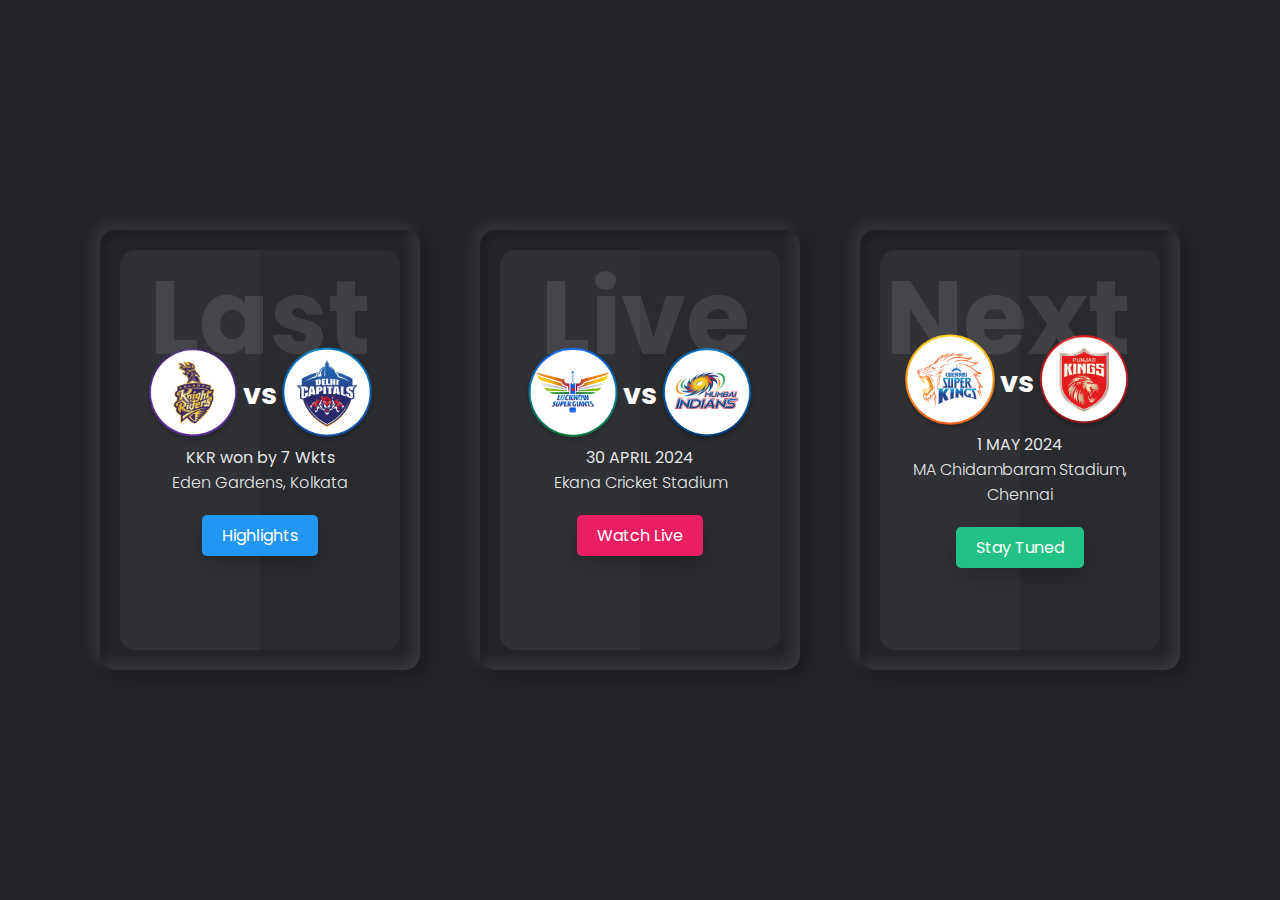
<file: index.html>
<!DOCTYPE html>
<html lang="en">
<head>
  <meta charset="UTF-8">
  <meta name="viewport" content="width=device-width, initial-scale=1.0">
  <link rel="icon" type="image/svg+xml" href="https://wallpaperaccess.in/public/uploads/preview/tata-ipl-2022-logo-png-images-z.png">
  <link rel="stylesheet" href="styles.css">
  <title>Live IPL 2024 Streaming</title>
</head>
<body>
  <div class="container">
    <div class="card">
      <div class="box">
        <div class="content">
          <h2>Last</h2>
          <div style="display: flex; align-items: center;">
            <img src="logos/KKR.png" alt="Team 1" style="width: 100px; height: auto;">
            <h3 style="margin: 0;">vs</h3>
            <img src="logos/DC.png" alt="Team 2" style="width: 100px; height: auto;">
        </div>                          
          <p><b>KKR won by 7 Wkts</b><br>Eden Gardens, Kolkata</p>
          <a href="live/index.html">Highlights</a>
        </div>
      </div>
    </div>
    <div class="card">
      <div class="box">
        <div class="content">
          <h2>Live</h2>
          <div style="display: flex; align-items: center;">
            <img src="logos/LSG.png" alt="Team 1" style="width: 100px; height: auto;">
            <h3 style="margin: 0;">vs</h3>
            <img src="logos/MI.png" alt="Team 2" style="width: 100px; height: auto;">
        </div> 
          <p><b>30 APRIL 2024</b><br> Ekana Cricket Stadium</p>
          <a href="live/index.html">Watch Live</a>
        </div>
      </div>
    </div>

    <div class="card">
      <div class="box">
        <div class="content">
          <h2>Next</h2>
          <div style="display: flex; align-items: center;">
            <img src="logos/CSK.png" alt="Team 1" style="width: 100px; height: auto;">
            <h3 style="margin: 0;">vs</h3>
            <img src="logos/PBKS.png" alt="Team 2" style="width: 100px; height: auto;">
        </div>  
        <p><b>1 MAY 2024</b><br>MA Chidambaram Stadium, Chennai</p>
          <a href="#">Stay Tuned</a>
        </div>
      </div>
    </div>
  </div>
  <script src="script.js"></script>
</body>
</html>
</file>
<file: styles.css>
@import url("https://fonts.googleapis.com/css2?family=Poppins:wght@300;400;500;700;800&display=swap");
* {
  margin: 0;
  padding: 0;
  box-sizing: border-box;
  font-family: "Poppins", sans-serif;
}

body {
  display: flex;
  justify-content: center;
  align-items: center;
  flex-wrap: wrap;
  min-height: 100vh;
  background: #232427;
}

body .container {
  display: flex;
  justify-content: center;
  align-items: center;
  flex-wrap: wrap;
  max-width: 1200px;
  margin: 40px 0;
}

body .container .card {
  position: relative;
  min-width: 320px;
  height: 440px;
  box-shadow: inset 5px 5px 5px rgba(0, 0, 0, 0.2),
    inset -5px -5px 15px rgba(255, 255, 255, 0.1),
    5px 5px 15px rgba(0, 0, 0, 0.3), -5px -5px 15px rgba(255, 255, 255, 0.1);
  border-radius: 15px;
  margin: 30px;
  transition: 0.5s;
}

body .container .card:nth-child(1) .box .content a {
  background: #2196f3;
}

body .container .card:nth-child(2) .box .content a {
  background: #e91e63;
}

body .container .card:nth-child(3) .box .content a {
  background: #23c186;
}

body .container .card .box {
  position: absolute;
  top: 20px;
  left: 20px;
  right: 20px;
  bottom: 20px;
  background: #2a2b2f;
  border-radius: 15px;
  display: flex;
  justify-content: center;
  align-items: center;
  overflow: hidden;
  transition: 0.5s;
}

body .container .card .box:hover {
  transform: translateY(-50px);
}

body .container .card .box:before {
  content: "";
  position: absolute;
  top: 0;
  left: 0;
  width: 50%;
  height: 100%;
  background: rgba(255, 255, 255, 0.03);
}

body .container .card .box .content {
  padding: 20px;
  text-align: center;
}

body .container .card .box .content h2 {
  position: absolute;
  top: -10px;
  right: 30px;
  font-size: 6.5rem;
  color: rgba(255, 255, 255, 0.1);
}

body .container .card .box .content h3 {
  font-size: 1.8rem;
  color: #fff;
  z-index: 1;
  transition: 0.5s;
  margin-bottom: 15px;
}

body .container .card .box .content p {
  font-size: 1rem;
  font-weight: 300;
  color: rgba(255, 255, 255, 0.9);
  z-index: 1;
  transition: 0.5s;
}

body .container .card .box .content a {
  position: relative;
  display: inline-block;
  padding: 8px 20px;
  background: black;
  border-radius: 5px;
  text-decoration: none;
  color: white;
  margin-top: 20px;
  box-shadow: 0 10px 20px rgba(0, 0, 0, 0.2);
  transition: 0.5s;
}
body .container .card .box .content a:hover {
  box-shadow: 0 10px 20px rgba(0, 0, 0, 0.6);
  background: #fff;
  color: #000;
}
</file>
